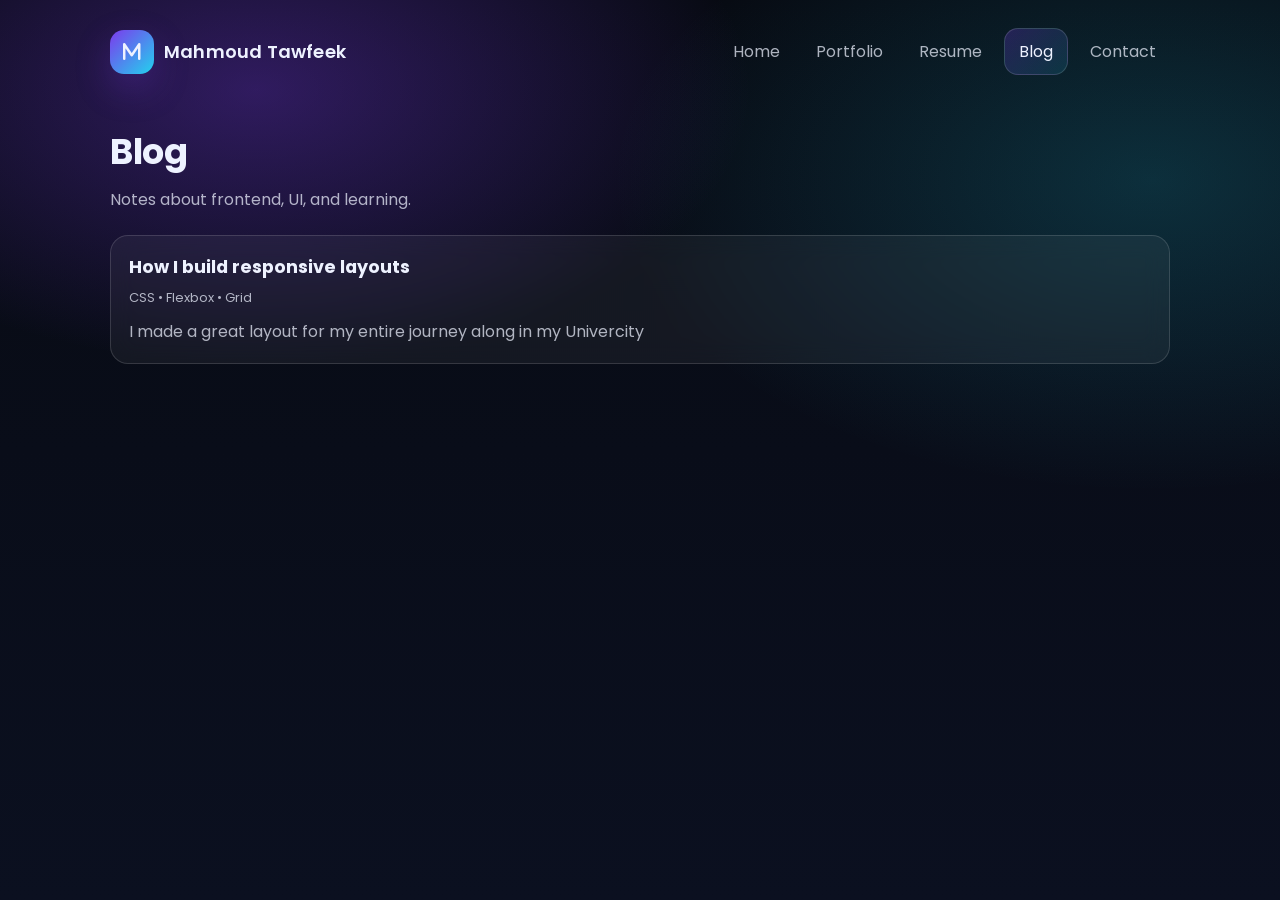
<file: blog.html>
<!DOCTYPE html>
<html lang="en">
<head>
  <meta charset="UTF-8" />
  <meta http-equiv="X-UA-Compatible" content="IE=edge" />
  <meta name="viewport" content="width=device-width, initial-scale=1.0" />
  <title>Blog | Mahmoud Tawfeek</title>
  <link rel="preconnect" href="https://fonts.googleapis.com" />
  <link rel="preconnect" href="https://fonts.gstatic.com" crossorigin />
  <link href="https://fonts.googleapis.com/css2?family=Poppins:wght@300;400;500;600;700&display=swap" rel="stylesheet" />
  <link rel="stylesheet" href="style.css" />
  <link
    rel="stylesheet"
    href="https://cdnjs.cloudflare.com/ajax/libs/font-awesome/6.2.1/css/all.min.css"
  />
</head>
<body>
  <div class="hero-header">
    <div class="wrapper">
      <header>
        <div class="logo">
          <i class="fa-solid fa-m"></i>
          <div class="logo-text">Mahmoud Tawfeek</div>
        </div>

        <nav>
          <div class="togglebtn">
            <span></span>
            <span></span>
            <span></span>
          </div>

          <ul class="navlinks">
            <li><a href="index.html">Home</a></li>
            <li><a href="portfolio.html">Portfolio</a></li>
            <li><a href="resume.html">Resume</a></li>
            <li><a class="active" href="blog.html">Blog</a></li>
            <li><a href="contact.html">Contact</a></li>
          </ul>
        </nav>
      </header>

      <main class="page">
        <div class="page-header">
          <h1>Blog</h1>
          <p>Notes about frontend, UI, and learning.</p>
        </div>

        <section class="stack">
          <article class="post">
            <h2 class="post-title">How I build responsive layouts</h2>
            <div class="post-meta">CSS • Flexbox • Grid</div>
            <p class="post-text">I made a great layout for my entire journey along in my Univercity</p>
          </article>

        </section>
      </main>
    </div>
  </div>

  <script src="app.js"></script>
</body>
</html>
</file>
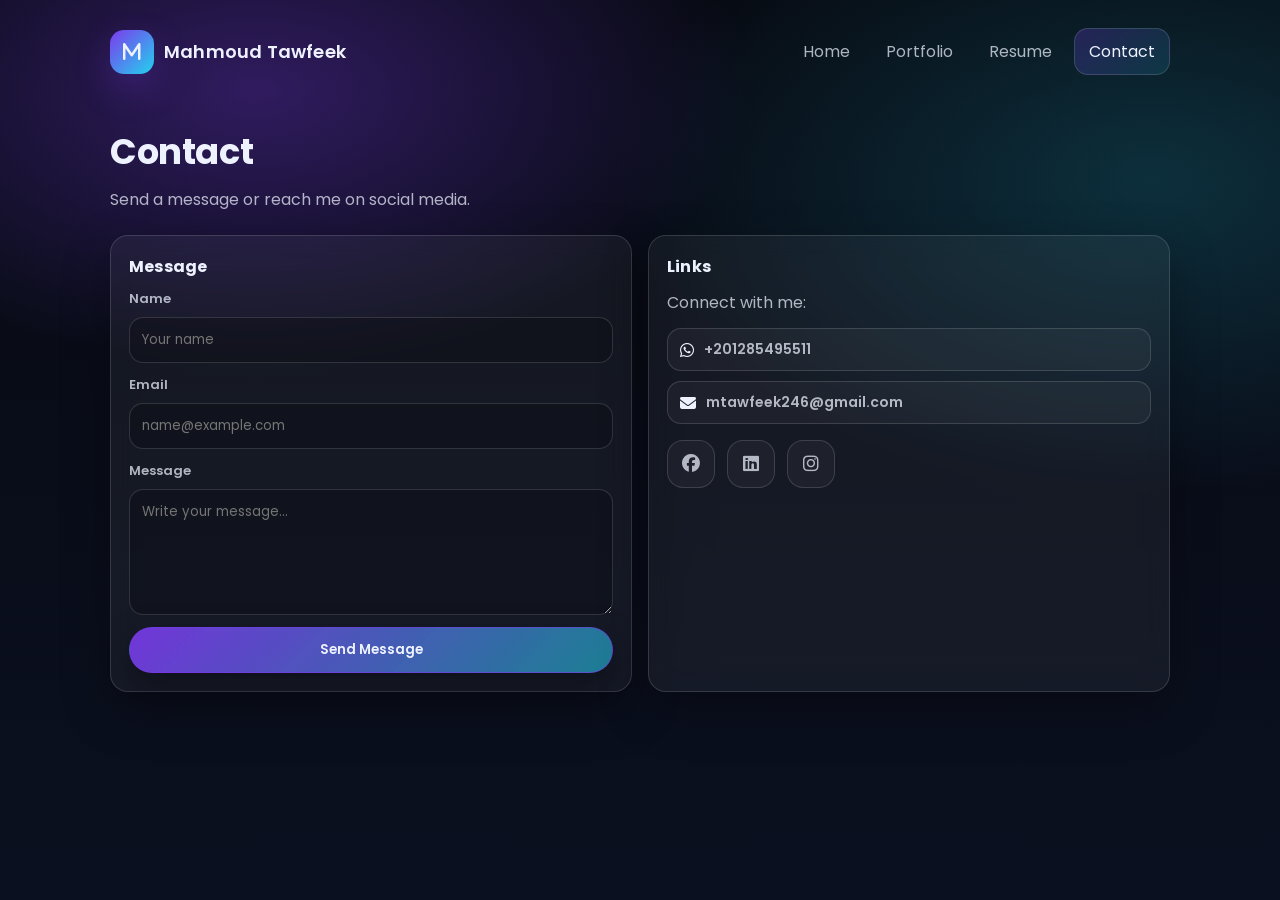
<file: contact.html>
<!DOCTYPE html>
<html lang="en">
<head>
  <meta charset="UTF-8" />
  <meta http-equiv="X-UA-Compatible" content="IE=edge" />
  <meta name="viewport" content="width=device-width, initial-scale=1.0" />
  <title>Contact | Mahmoud Tawfeek</title>
  <link rel="preconnect" href="https://fonts.googleapis.com" />
  <link rel="preconnect" href="https://fonts.gstatic.com" crossorigin />
  <link href="https://fonts.googleapis.com/css2?family=Poppins:wght@300;400;500;600;700&display=swap" rel="stylesheet" />
  <link rel="stylesheet" href="style.css" />
  <link
    rel="stylesheet"
    href="https://cdnjs.cloudflare.com/ajax/libs/font-awesome/6.2.1/css/all.min.css"
  />
</head>
<body>
  <div class="hero-header">
    <div class="wrapper">
      <header>
        <div class="logo">
          <i class="fa-solid fa-m"></i>
          <div class="logo-text">Mahmoud Tawfeek</div>
        </div>

        <nav>
          <div class="togglebtn">
            <span></span>
            <span></span>
            <span></span>
          </div>

          <ul class="navlinks">
            <li><a href="index.html">Home</a></li>
            <li><a href="portfolio.html">Portfolio</a></li>
            <li><a href="resume.html">Resume</a></li>
            <li><a class="active" href="contact.html">Contact</a></li>
          </ul>
        </nav>
      </header>

      <main class="page">
        <div class="page-header">
          <h1>Contact</h1>
          <p>Send a message or reach me on social media.</p>
        </div>

        <section class="grid two">
          <article class="card">
            <div class="card-title">Message</div>
            <form class="contact-form">
              <label class="field">
                <span>Name</span>
                <input type="text" name="name" placeholder="Your name" />
              </label>
              <label class="field">
                <span>Email</span>
                <input type="email" name="email" placeholder="name@example.com" />
              </label>
              <label class="field">
                <span>Message</span>
                <textarea name="message" rows="5" placeholder="Write your message..."></textarea>
              </label>
              <button class="btn active" type="button">Send Message</button>
            </form>
          </article>

          <article class="card">
            <div class="card-title">Links</div>
            <p class="card-text">Connect with me:</p>
            <div class="contact-lines">
              <a class="contact-line" href="https://wa.me/201285495511" target="_blank" rel="noopener">
                <i class="fa-brands fa-whatsapp"></i>
                <span>+201285495511</span>
              </a>
              <a class="contact-line" href="mailto:mtawfeek246@gmail.com">
                <i class="fa-solid fa-envelope"></i>
                <span>mtawfeek246@gmail.com</span>
              </a>
            </div>
            <div class="social large">
              <a href="https://www.facebook.com/profile.php?id=61562733366098" target="_blank" rel="noopener">
                <i class="fa-brands fa-facebook"></i>
              </a>
              <a href="https://www.linkedin.com/in/mahmoud-tawfeek-842a45371/" target="_blank" rel="noopener">
                <i class="fa-brands fa-linkedin"></i>
              </a>
              <a href="https://www.instagram.com/mahmoud.m.maea/" target="_blank" rel="noopener">
                <i class="fa-brands fa-instagram"></i>
              </a>
            </div>
          </article>
        </section>
      </main>
    </div>
  </div>

  <script src="app.js"></script>
</body>
</html>
</file>
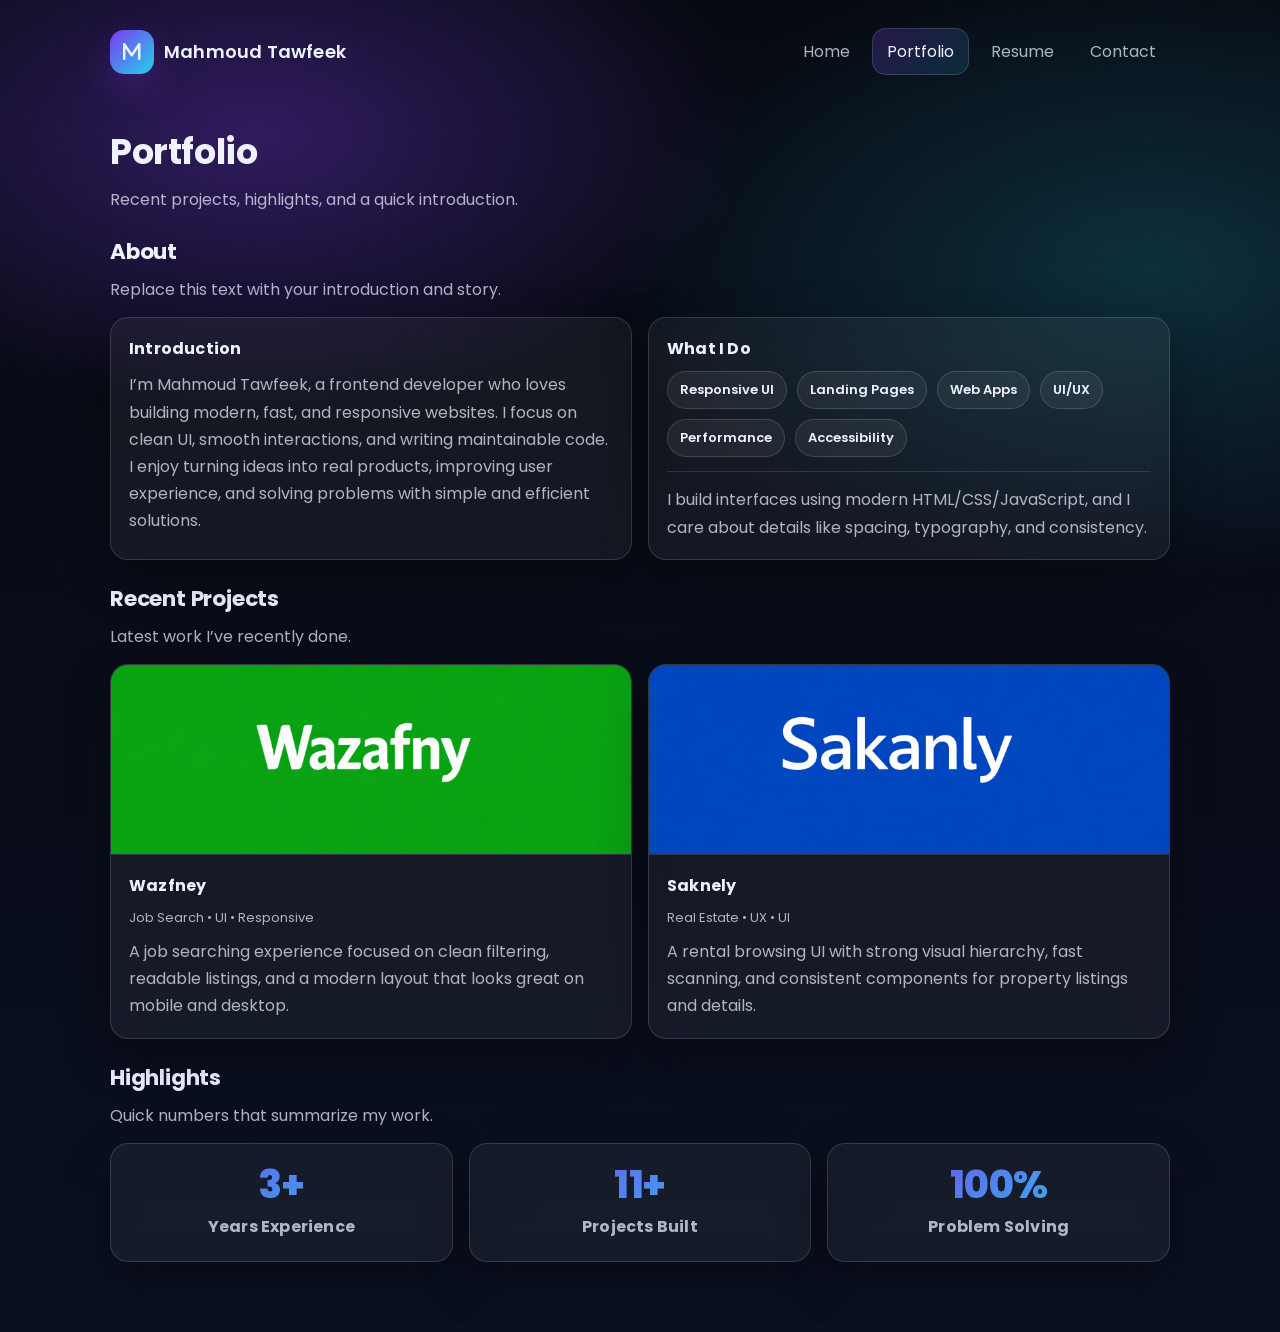
<file: portfolio.html>
<!DOCTYPE html>
<html lang="en">
<head>
  <meta charset="UTF-8" />
  <meta http-equiv="X-UA-Compatible" content="IE=edge" />
  <meta name="viewport" content="width=device-width, initial-scale=1.0" />
  <title>Portfolio | Mahmoud Tawfeek</title>
  <link rel="preconnect" href="https://fonts.googleapis.com" />
  <link rel="preconnect" href="https://fonts.gstatic.com" crossorigin />
  <link href="https://fonts.googleapis.com/css2?family=Poppins:wght@300;400;500;600;700&display=swap" rel="stylesheet" />
  <link rel="stylesheet" href="style.css" />
  <link
    rel="stylesheet"
    href="https://cdnjs.cloudflare.com/ajax/libs/font-awesome/6.2.1/css/all.min.css"
  />
</head>
<body>
  <div class="hero-header">
    <div class="wrapper">
      <header>
        <div class="logo">
          <i class="fa-solid fa-m"></i>
          <div class="logo-text">Mahmoud Tawfeek</div>
        </div>

        <nav>
          <div class="togglebtn">
            <span></span>
            <span></span>
            <span></span>
          </div>

          <ul class="navlinks">
            <li><a href="index.html">Home</a></li>
            <li><a class="active" href="portfolio.html">Portfolio</a></li>
            <li><a href="resume.html">Resume</a></li>
            <li><a href="contact.html">Contact</a></li>
          </ul>
        </nav>
      </header>

      <main class="page">
        <div class="page-header">
          <h1>Portfolio</h1>
          <p>Recent projects, highlights, and a quick introduction.</p>
        </div>

        <section class="section" id="about">
          <div class="section-header">
            <h2>About</h2>
            <p>Replace this text with your introduction and story.</p>
          </div>

          <div class="grid two">
            <article class="card">
              <div class="card-title">Introduction</div>
              <p class="card-text">
                I’m Mahmoud Tawfeek, a frontend developer who loves building modern, fast, and responsive websites. I focus on clean UI, smooth interactions, and writing maintainable code.
              </p>
              <p class="card-text">
                I enjoy turning ideas into real products, improving user experience, and solving problems with simple and efficient solutions.
              </p>
            </article>

            <article class="card">
              <div class="card-title">What I Do</div>
              <div class="chips">
                <span class="chip">Responsive UI</span>
                <span class="chip">Landing Pages</span>
                <span class="chip">Web Apps</span>
                <span class="chip">UI/UX</span>
                <span class="chip">Performance</span>
                <span class="chip">Accessibility</span>
              </div>
              <div class="card-divider"></div>
              <p class="card-text">
                I build interfaces using modern HTML/CSS/JavaScript, and I care about details like spacing, typography, and consistency.
              </p>
            </article>
          </div>
        </section>

        <section class="section">
          <div class="section-header">
            <h2>Recent Projects</h2>
            <p>Latest work I’ve recently done.</p>
          </div>

          <div class="grid two">
            <article class="card project-card">
              <img
                class="project-img"
                alt="Wazfney project preview"
                src="wazfney.png"
              />
              <div class="project-body">
                <div class="card-title">Wazfney</div>
                <div class="card-meta">Job Search • UI • Responsive</div>
                <p class="card-text">
                  A job searching experience focused on clean filtering, readable listings, and a modern layout that looks great on mobile and desktop.
                </p>
              </div>
            </article>

            <article class="card project-card">
              <img
                class="project-img"
                alt="Saknely project preview"
                src="saknely.png"
              />
              <div class="project-body">
                <div class="card-title">Saknely</div>
                <div class="card-meta">Real Estate • UX • UI</div>
                <p class="card-text">
                  A rental browsing UI with strong visual hierarchy, fast scanning, and consistent components for property listings and details.
                </p>
              </div>
            </article>
          </div>
        </section>

        <section class="section">
          <div class="section-header">
            <h2>Highlights</h2>
            <p>Quick numbers that summarize my work.</p>
          </div>

          <div class="grid">
            <article class="card stat">
              <div class="stat-value">3+</div>
              <div class="stat-label">Years Experience</div>
            </article>
            <article class="card stat">
              <div class="stat-value">11+</div>
              <div class="stat-label">Projects Built</div>
            </article>
            <article class="card stat">
              <div class="stat-value">100%</div>
              <div class="stat-label">Problem Solving</div>
            </article>
          </div>
        </section>
      </main>
    </div>
  </div>

  <script src="app.js"></script>
</body>
</html>
</file>
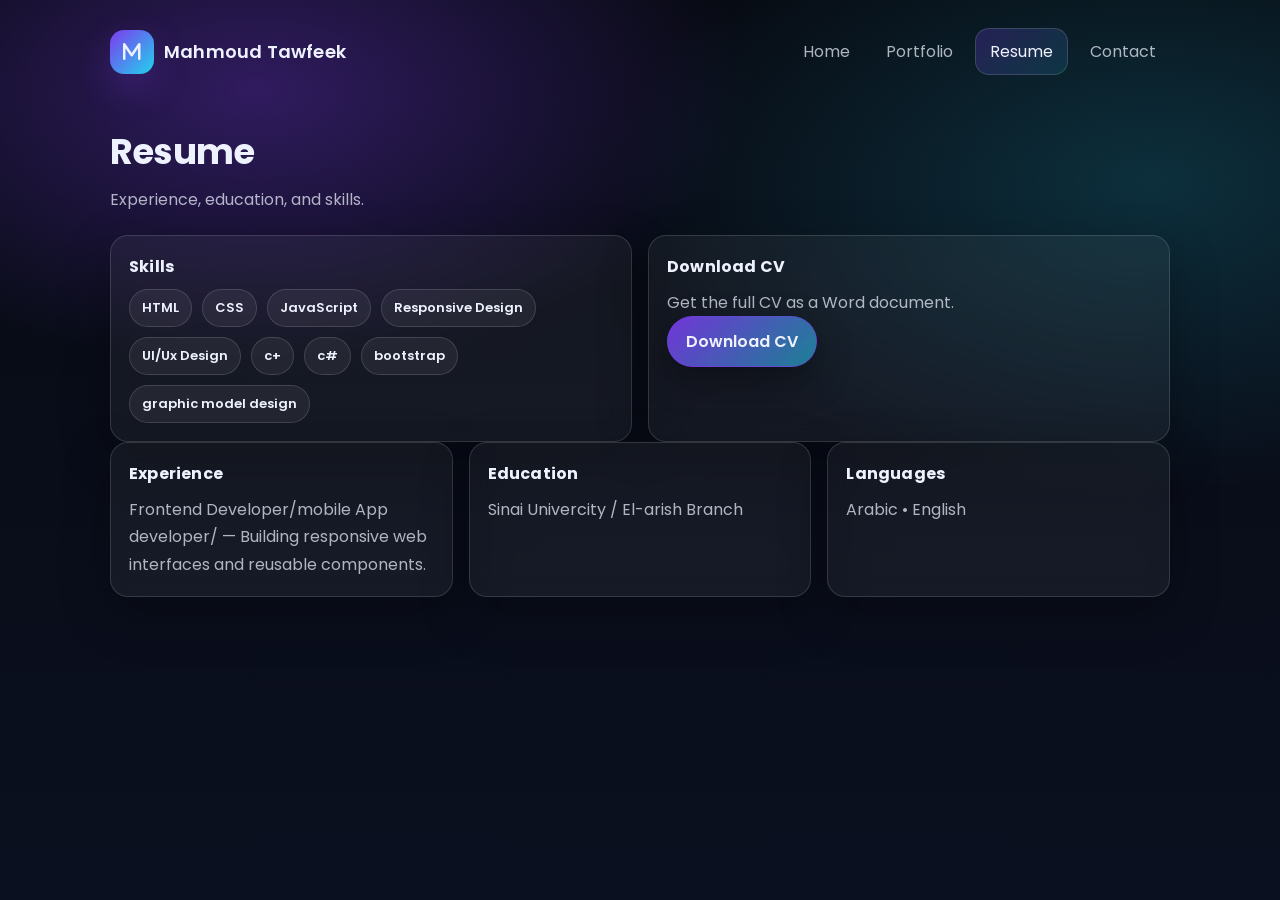
<file: resume.html>
<!DOCTYPE html>
<html lang="en">
<head>
  <meta charset="UTF-8" />
  <meta http-equiv="X-UA-Compatible" content="IE=edge" />
  <meta name="viewport" content="width=device-width, initial-scale=1.0" />
  <title>Resume | Mahmoud Tawfeek</title>
  <link rel="preconnect" href="https://fonts.googleapis.com" />
  <link rel="preconnect" href="https://fonts.gstatic.com" crossorigin />
  <link href="https://fonts.googleapis.com/css2?family=Poppins:wght@300;400;500;600;700&display=swap" rel="stylesheet" />
  <link rel="stylesheet" href="style.css" />
  <link
    rel="stylesheet"
    href="https://cdnjs.cloudflare.com/ajax/libs/font-awesome/6.2.1/css/all.min.css"
  />
</head>
<body>
  <div class="hero-header">
    <div class="wrapper">
      <header>
        <div class="logo">
          <i class="fa-solid fa-m"></i>
          <div class="logo-text">Mahmoud Tawfeek</div>
        </div>

        <nav>
          <div class="togglebtn">
            <span></span>
            <span></span>
            <span></span>
          </div>

          <ul class="navlinks">
            <li><a href="index.html">Home</a></li>
            <li><a href="portfolio.html">Portfolio</a></li>
            <li><a class="active" href="resume.html">Resume</a></li>
            <li><a href="contact.html">Contact</a></li>
          </ul>
        </nav>
      </header>

      <main class="page">
        <div class="page-header">
          <h1>Resume</h1>
          <p>Experience, education, and skills.</p>
        </div>

        <section class="grid two">
          <article class="card">
            <div class="card-title">Skills</div>
            <div class="chips">
              <span class="chip">HTML</span>
              <span class="chip">CSS</span>
              <span class="chip">JavaScript</span>
              <span class="chip">Responsive Design</span>
              <span class="chip">UI/Ux Design</span>
              <span class="chip">c+</span>
              <span class="chip">c#</span>
              <span class="chip">bootstrap</span>
              <span class="chip">graphic model design</span>
            </div>
          </article>

          <article class="card">
            <div class="card-title">Download CV</div>
            <p class="card-text">Get the full CV as a Word document.</p>
            <a class="btn active" href="CV.docx" download>Download CV</a>
          </article>
        </section>

        <section class="grid">
          <article class="card">
            <div class="card-title">Experience</div>
            <p class="card-text">Frontend Developer/mobile App developer/ — Building responsive web interfaces and reusable components.</p>
          </article>
          <article class="card">
            <div class="card-title">Education</div>
            <p class="card-text">Sinai Univercity / El-arish Branch</p>
          </article>
          <article class="card">
            <div class="card-title">Languages</div>
            <p class="card-text">Arabic • English</p>
          </article>
        </section>
      </main>
    </div>
  </div>

  <script src="app.js"></script>
</body>
</html>
</file>
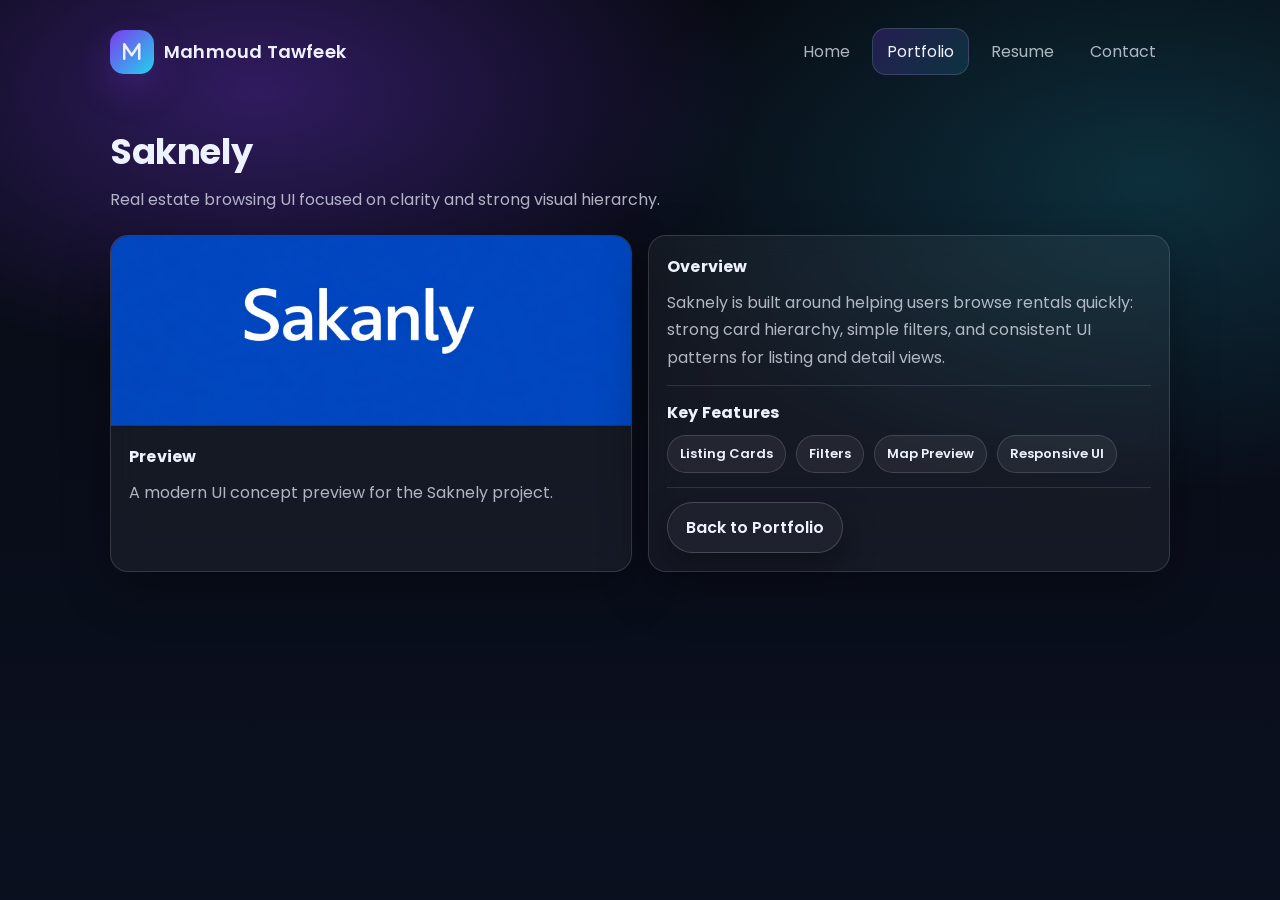
<file: saknely.html>
<!DOCTYPE html>
<html lang="en">
<head>
  <meta charset="UTF-8" />
  <meta http-equiv="X-UA-Compatible" content="IE=edge" />
  <meta name="viewport" content="width=device-width, initial-scale=1.0" />
  <title>Saknely | Mahmoud Tawfeek</title>
  <link rel="preconnect" href="https://fonts.googleapis.com" />
  <link rel="preconnect" href="https://fonts.gstatic.com" crossorigin />
  <link href="https://fonts.googleapis.com/css2?family=Poppins:wght@300;400;500;600;700&display=swap" rel="stylesheet" />
  <link rel="stylesheet" href="style.css" />
  <link
    rel="stylesheet"
    href="https://cdnjs.cloudflare.com/ajax/libs/font-awesome/6.2.1/css/all.min.css"
  />
</head>
<body>
  <div class="hero-header">
    <div class="wrapper">
      <header>
        <div class="logo">
          <i class="fa-solid fa-m"></i>
          <div class="logo-text">Mahmoud Tawfeek</div>
        </div>

        <nav>
          <div class="togglebtn">
            <span></span>
            <span></span>
            <span></span>
          </div>

          <ul class="navlinks">
            <li><a href="index.html">Home</a></li>
            <li><a class="active" href="portfolio.html">Portfolio</a></li>
            <li><a href="resume.html">Resume</a></li>
            <li><a href="contact.html">Contact</a></li>
          </ul>
        </nav>
      </header>

      <main class="page">
        <div class="page-header">
          <h1>Saknely</h1>
          <p>Real estate browsing UI focused on clarity and strong visual hierarchy.</p>
        </div>

        <section class="grid two">
          <article class="card project-card">
            <img
              class="project-img"
              alt="Saknely project preview"
              src="saknely.png"
            />
            <div class="project-body">
              <div class="card-title">Preview</div>
              <p class="card-text">A modern UI concept preview for the Saknely project.</p>
            </div>
          </article>

          <article class="card">
            <div class="card-title">Overview</div>
            <p class="card-text">
              Saknely is built around helping users browse rentals quickly: strong card hierarchy, simple filters, and consistent UI patterns for listing and detail views.
            </p>
            <div class="card-divider"></div>
            <div class="card-title">Key Features</div>
            <div class="chips">
              <span class="chip">Listing Cards</span>
              <span class="chip">Filters</span>
              <span class="chip">Map Preview</span>
              <span class="chip">Responsive UI</span>
            </div>
            <div class="card-divider"></div>
            <a class="btn" href="portfolio.html">Back to Portfolio</a>
          </article>
        </section>
      </main>
    </div>
  </div>

  <script src="app.js"></script>
</body>
</html>
</file>
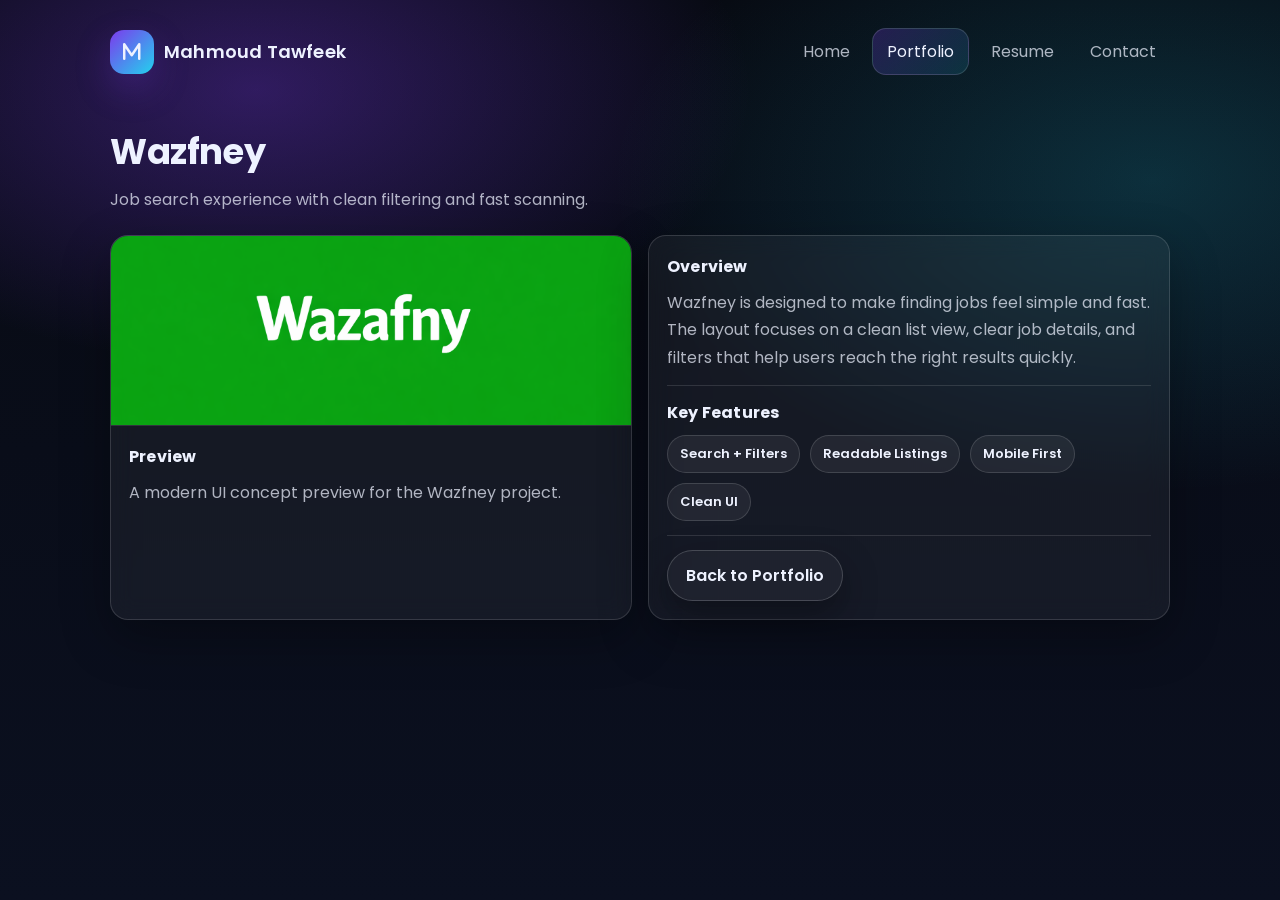
<file: wazfney.html>
<!DOCTYPE html>
<html lang="en">
<head>
  <meta charset="UTF-8" />
  <meta http-equiv="X-UA-Compatible" content="IE=edge" />
  <meta name="viewport" content="width=device-width, initial-scale=1.0" />
  <title>Wazfney | Mahmoud Tawfeek</title>
  <link rel="preconnect" href="https://fonts.googleapis.com" />
  <link rel="preconnect" href="https://fonts.gstatic.com" crossorigin />
  <link href="https://fonts.googleapis.com/css2?family=Poppins:wght@300;400;500;600;700&display=swap" rel="stylesheet" />
  <link rel="stylesheet" href="style.css" />
  <link
    rel="stylesheet"
    href="https://cdnjs.cloudflare.com/ajax/libs/font-awesome/6.2.1/css/all.min.css"
  />
</head>
<body>
  <div class="hero-header">
    <div class="wrapper">
      <header>
        <div class="logo">
          <i class="fa-solid fa-m"></i>
          <div class="logo-text">Mahmoud Tawfeek</div>
        </div>

        <nav>
          <div class="togglebtn">
            <span></span>
            <span></span>
            <span></span>
          </div>

          <ul class="navlinks">
            <li><a href="index.html">Home</a></li>
            <li><a class="active" href="portfolio.html">Portfolio</a></li>
            <li><a href="resume.html">Resume</a></li>
            <li><a href="contact.html">Contact</a></li>
          </ul>
        </nav>
      </header>

      <main class="page">
        <div class="page-header">
          <h1>Wazfney</h1>
          <p>Job search experience with clean filtering and fast scanning.</p>
        </div>

        <section class="grid two">
          <article class="card project-card">
            <img
              class="project-img"
              alt="Wazfney project preview"
              src="wazfney.png"
            />
            <div class="project-body">
              <div class="card-title">Preview</div>
              <p class="card-text">A modern UI concept preview for the Wazfney project.</p>
            </div>
          </article>

          <article class="card">
            <div class="card-title">Overview</div>
            <p class="card-text">
              Wazfney is designed to make finding jobs feel simple and fast. The layout focuses on a clean list view, clear job details, and filters that help users reach the right results quickly.
            </p>
            <div class="card-divider"></div>
            <div class="card-title">Key Features</div>
            <div class="chips">
              <span class="chip">Search + Filters</span>
              <span class="chip">Readable Listings</span>
              <span class="chip">Mobile First</span>
              <span class="chip">Clean UI</span>
            </div>
            <div class="card-divider"></div>
            <a class="btn" href="portfolio.html">Back to Portfolio</a>
          </article>
        </section>
      </main>
    </div>
  </div>

  <script src="app.js"></script>
</body>
</html>
</file>
<file: style.css>
:root{
  --bg0:#070a12;
  --bg1:#0b1020;
  --surface:rgba(255,255,255,.06);
  --surface2:rgba(255,255,255,.10);
  --text:#eef2ff;
  --muted:rgba(238,242,255,.72);
  --accent:#7c3aed;
  --accent2:#22d3ee;
  --border:rgba(255,255,255,.14);
  --shadow:0 24px 70px rgba(0,0,0,.55);
  --radius:18px;
}

*{
  box-sizing:border-box;
  padding:0;
  margin:0;
  font-family:Poppins,sans-serif;
  text-decoration:none;
}

body{
  overflow-x:hidden;
  background:
    radial-gradient(900px 500px at 20% 10%, rgba(124,58,237,.35), transparent 55%),
    radial-gradient(900px 520px at 90% 20%, rgba(34,211,238,.18), transparent 60%),
    linear-gradient(180deg, var(--bg0), var(--bg1));
  color:var(--text);
}

.hero-header{
  width:100%;
  min-height:100vh;
}

.wrapper{
  width:1100px;
  max-width:95%;
  margin:0 auto;
  padding:0 20px;
}

header{
  position:relative;
  padding:28px 0 18px;
  display:flex;
  justify-content:space-between;
  align-items:center;
  flex-wrap:wrap;
  gap:16px;
}

.logo{
  display:inline-flex;
  justify-content:center;
  align-items:center;
  gap:10px;
}

.logo i{
  height:44px;
  width:44px;
  border-radius:14px;
  color:var(--text);
  font-weight:700;
  font-size:1.25rem;
  display:flex;
  align-items:center;
  justify-content:center;
  background:linear-gradient(135deg, var(--accent), var(--accent2));
  box-shadow:0 14px 35px rgba(124,58,237,.25);
}

.logo .logo-text{
  font-size:18px;
  font-weight:600;
  letter-spacing:.2px;
}

nav .togglebtn{
  width:42px;
  height:42px;
  position:absolute;
  top:26px;
  right:0;
  z-index:5;
  cursor:pointer;
  display:none;
  border:1px solid var(--border);
  border-radius:14px;
  background:rgba(255,255,255,.04);
  backdrop-filter:blur(10px);
  padding:10px;
}

nav .togglebtn span{
  display:block;
  background-color:var(--text);
  margin:6px 0;
  width:100%;
  height:2px;
  border-radius:2px;
  transition:.25s;
  transition-property:transform, opacity;
}

nav .navlinks{
  list-style-type:none;
  display:flex;
  align-items:center;
  gap:8px;
}

nav .navlinks li{
  display:inline-block;
}

nav .navlinks li a{
  color:var(--muted);
  padding:10px 14px;
  border-radius:14px;
  transition:.2s;
  display:inline-flex;
  align-items:center;
  gap:8px;
}

nav .navlinks li a:hover{
  color:var(--text);
  background:rgba(255,255,255,.06);
}

nav .navlinks li a.active{
  color:var(--text);
  background:linear-gradient(135deg, rgba(124,58,237,.25), rgba(34,211,238,.12));
  border:1px solid rgba(255,255,255,.14);
}

.container{
  display:flex;
  justify-content:space-between;
  align-items:center;
  gap:34px;
  padding:44px 0 70px;
}

.container .hero-pic{
  width:320px;
  height:320px;
  border-radius:26px;
  overflow:hidden;
  border:1px solid rgba(255,255,255,.18);
  background:rgba(255,255,255,.04);
  box-shadow:var(--shadow);
}

.hero-pic img{
  height:100%;
  width:100%;
  object-fit:cover;
  transition:.35s;
}

.hero-pic img:hover{
  transform:scale(1.06);
}

.hero-text{
  max-width:560px;
  display:flex;
  flex-direction:column;
  gap:14px;
}

.hero-text h5{
  color:var(--muted);
  font-size:14px;
  font-weight:500;
}

.hero-text h5 span{
  color:var(--text);
  font-size:14px;
  font-weight:600;
  padding:4px 10px;
  border-radius:999px;
  background:linear-gradient(135deg, rgba(124,58,237,.25), rgba(34,211,238,.12));
  border:1px solid rgba(255,255,255,.14);
}

.hero-text h1{
  color:var(--text);
  font-size:3.2rem;
  letter-spacing:-.6px;
  line-height:1.05;
}

.hero-text p{
  color:var(--muted);
  line-height:1.75;
  font-size:15px;
}

.btn-group{
  margin:14px 0 6px;
  display:flex;
  flex-wrap:wrap;
  gap:10px;
}

.btn{
  border:1px solid rgba(255,255,255,.18);
  color:var(--text);
  background:rgba(255,255,255,.04);
  padding:12px 18px;
  border-radius:999px;
  display:inline-flex;
  align-items:center;
  justify-content:center;
  font-weight:600;
  transition:.2s;
  box-shadow:0 14px 35px rgba(0,0,0,.35);
}

.btn:hover{
  transform:translateY(-1px);
  background:rgba(255,255,255,.07);
}

.btn.active{
  border-color:rgba(124,58,237,.55);
  background:linear-gradient(135deg, rgba(124,58,237,.9), rgba(34,211,238,.55));
}

.social{
  display:flex;
  align-items:center;
  gap:12px;
}

.social i{
  color:var(--muted);
  font-size:18px;
  transition:.2s;
}

.social a{
  height:40px;
  width:40px;
  border-radius:14px;
  border:1px solid rgba(255,255,255,.14);
  display:flex;
  align-items:center;
  justify-content:center;
  background:rgba(255,255,255,.04);
}

.social a:hover i{
  color:var(--text);
}

.social a:hover{
  border-color:rgba(255,255,255,.22);
  background:rgba(255,255,255,.07);
}

.social.large a{
  height:48px;
  width:48px;
  border-radius:16px;
}

.page{
  padding:22px 0 70px;
}

.page-header{
  display:flex;
  flex-direction:column;
  gap:8px;
  margin:10px 0 22px;
}

.page-header h1{
  font-size:2.2rem;
  letter-spacing:-.4px;
}

.page-header p{
  color:var(--muted);
  line-height:1.7;
}

.section{
  margin-top:22px;
}

.section-header{
  display:flex;
  flex-direction:column;
  gap:8px;
  margin-bottom:14px;
}

.section-header h2{
  font-size:1.35rem;
  letter-spacing:-.2px;
}

.section-header p{
  color:var(--muted);
  line-height:1.7;
}

.grid{
  display:grid;
  grid-template-columns:repeat(3, minmax(0, 1fr));
  gap:16px;
}

.grid.two{
  grid-template-columns:repeat(2, minmax(0, 1fr));
}

.card{
  border-radius:var(--radius);
  border:1px solid rgba(255,255,255,.14);
  background:rgba(255,255,255,.05);
  backdrop-filter:blur(12px);
  padding:18px;
  box-shadow:0 18px 50px rgba(0,0,0,.30);
}

.card-title{
  font-weight:700;
  letter-spacing:.2px;
  margin-bottom:10px;
}

.card-meta{
  color:var(--muted);
  font-size:13px;
  margin-bottom:10px;
}

.card-text{
  color:var(--muted);
  line-height:1.7;
}

.card-divider{
  height:1px;
  background:rgba(255,255,255,.12);
  margin:14px 0;
}

.project-card{
  padding:0;
  overflow:hidden;
}

.project-img{
  width:100%;
  height:190px;
  object-fit:cover;
  display:block;
  border-bottom:1px solid rgba(255,255,255,.12);
}

.project-body{
  padding:18px;
}

.stat{
  text-align:center;
  padding:22px 18px;
}

.stat-value{
  font-size:2.4rem;
  font-weight:800;
  letter-spacing:-.6px;
  line-height:1;
  background:linear-gradient(135deg, var(--accent), var(--accent2));
  -webkit-background-clip:text;
  background-clip:text;
  color:transparent;
  margin-bottom:10px;
}

.stat-label{
  color:var(--muted);
  font-weight:700;
  letter-spacing:.2px;
}

.chips{
  display:flex;
  flex-wrap:wrap;
  gap:10px;
}

.chip{
  padding:8px 12px;
  border-radius:999px;
  background:rgba(255,255,255,.06);
  border:1px solid rgba(255,255,255,.14);
  color:var(--text);
  font-size:13px;
  font-weight:600;
}

.stack{
  display:flex;
  flex-direction:column;
  gap:14px;
}

.post{
  border-radius:var(--radius);
  border:1px solid rgba(255,255,255,.14);
  background:rgba(255,255,255,.05);
  backdrop-filter:blur(12px);
  padding:18px;
}

.post-title{
  font-size:1.1rem;
  margin-bottom:8px;
}

.post-meta{
  color:var(--muted);
  font-size:13px;
  margin-bottom:10px;
}

.post-text{
  color:var(--muted);
  line-height:1.7;
}

.contact-form{
  display:flex;
  flex-direction:column;
  gap:12px;
}

.contact-lines{
  display:flex;
  flex-direction:column;
  gap:10px;
  margin:12px 0 16px;
}

.contact-line{
  display:flex;
  align-items:center;
  gap:10px;
  padding:10px 12px;
  border-radius:14px;
  border:1px solid rgba(255,255,255,.14);
  background:rgba(255,255,255,.04);
  color:var(--text);
}

.contact-line span{
  color:var(--muted);
  font-weight:600;
  font-size:14px;
}

.contact-line:hover{
  background:rgba(255,255,255,.07);
  border-color:rgba(255,255,255,.22);
}

.field{
  display:flex;
  flex-direction:column;
  gap:8px;
}

.field span{
  color:var(--muted);
  font-size:13px;
  font-weight:600;
}

input,
textarea{
  border-radius:14px;
  border:1px solid rgba(255,255,255,.14);
  background:rgba(0,0,0,.20);
  color:var(--text);
  padding:12px 12px;
  outline:none;
}

input:focus,
textarea:focus{
  border-color:rgba(34,211,238,.50);
}

@media(max-width:930px){
  nav .togglebtn{
    display:flex;
    align-items:center;
    justify-content:center;
  }

  .click span{
    position:absolute;
    margin-top:0;
  }

  .click span:first-child{
    transform:rotate(-45deg);
  }

  .click span:nth-child(2){
    opacity:0;
  }

  .click span:last-child{
    transform:rotate(45deg);
  }

  nav .navlinks{
    position:absolute;
    top:74px;
    right:-110%;
    width:min(360px, 92vw);
    height:calc(100vh - 74px);
    background:rgba(12,16,30,.82);
    backdrop-filter:blur(14px);
    z-index:3;
    box-shadow:0 22px 70px rgba(0,0,0,.45);
    transition:.35s;
    padding:18px;
    border:1px solid rgba(255,255,255,.12);
    border-radius:18px 0 0 18px;
    flex-direction:column;
    align-items:stretch;
  }

  nav .navlinks li a{
    justify-content:center;
  }

  nav .navlinks.open{
    right:0;
  }
}

@media(max-width:900px){
  .grid{
    grid-template-columns:repeat(2, minmax(0, 1fr));
  }
}

@media(max-width:768px){
  .container{
    flex-direction:column;
    padding:26px 0 54px;
  }

  .hero-text h1{
    font-size:2.5rem;
  }

  .grid,
  .grid.two{
    grid-template-columns:1fr;
  }
}
</file>
